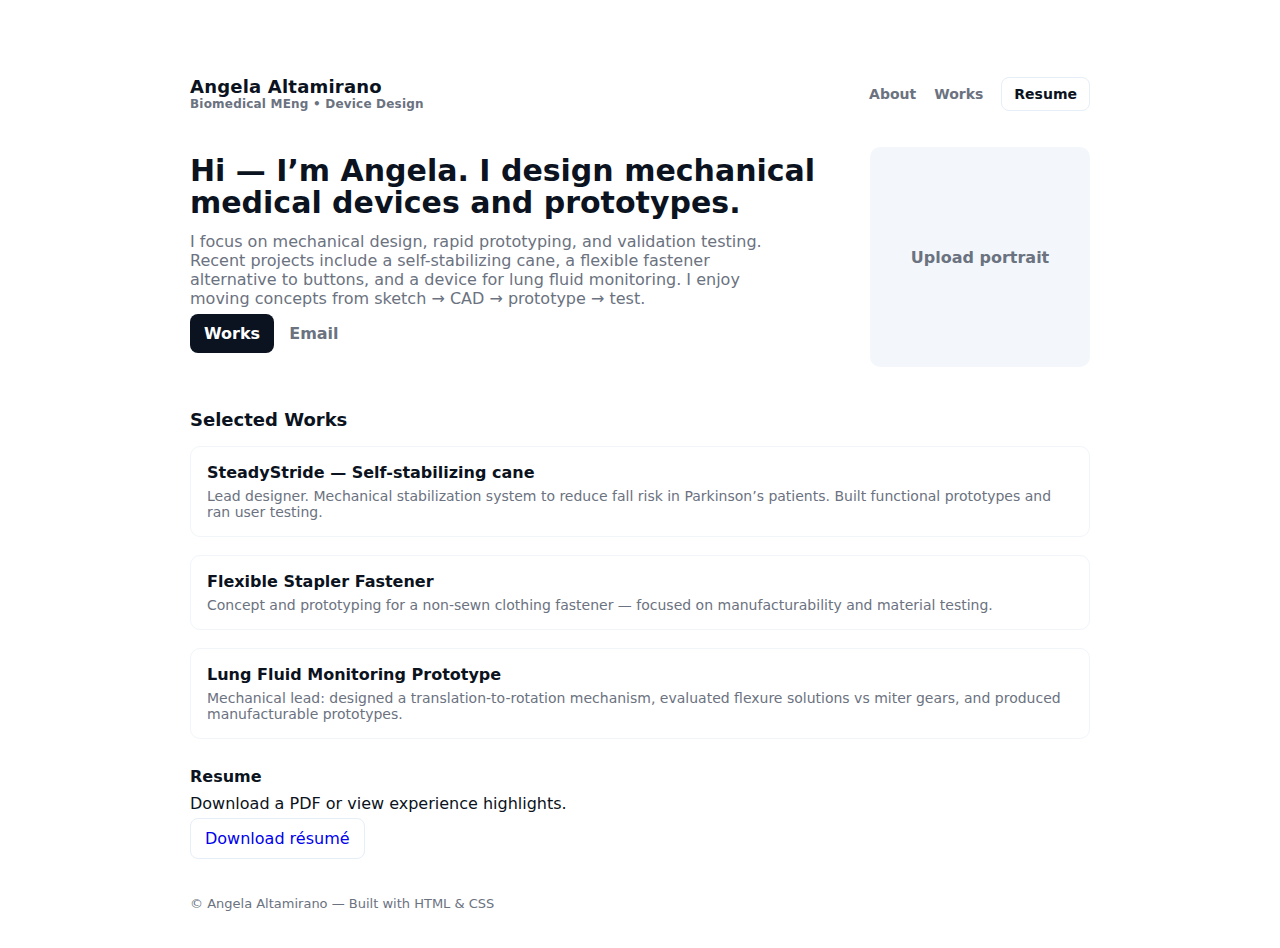
<file: wesbite.html>
<!doctype html>
<html lang="en">
<head>
  <meta charset="utf-8" />
  <meta name="viewport" content="width=device-width,initial-scale=1" />
  <title>Angela Altamirano — Mechanical & Biomedical Engineer</title>
  <meta name="description" content="Angela Altamirano — device design, prototyping, testing" />
  <style>
    /* Minimal, type-driven layout inspired by the example site */
    :root{
      --bg:#ffffff;
      --text:#0b1220;
      --muted:#6b7280;
      --accent:#0b84ff;
      --max-width:900px;
      font-family: Inter, system-ui, -apple-system, "Segoe UI", Roboto, "Helvetica Neue", Arial;
    }
    html,body{height:100%;margin:0;background:var(--bg);color:var(--text);-webkit-font-smoothing:antialiased;}
    .page{max-width:var(--max-width);margin:48px auto;padding:28px;}
    header{display:flex;align-items:center;justify-content:space-between;gap:12px;}
    .brand{font-weight:700;letter-spacing:0.2px}
    nav{display:flex;align-items:center;gap:18px}
    nav a{color:var(--muted);text-decoration:none;font-weight:600;font-size:14px}
    nav a.resume{border:1px solid #e6eef8;padding:8px 12px;border-radius:8px;color:var(--text)}
    /* Mobile menu */
    .menu-btn{display:none;border:0;background:transparent;font-size:18px}
    /* hero */
    .hero{display:grid;grid-template-columns:1fr 220px;gap:28px;margin-top:36px;align-items:center}
    h1{margin:0;font-size:30px;line-height:1.05}
    p.lead{margin:14px 0;color:var(--muted);max-width:60ch}
    .portrait{width:220px;height:220px;border-radius:10px;background:#f3f7fb;display:flex;align-items:center;justify-content:center;color:var(--muted);font-weight:700}
    /* sections */
    section{margin-top:42px}
    .works-list{display:flex;flex-direction:column;gap:18px}
    .work{padding:16px;border-radius:10px;border:1px solid #f1f5f9}
    .work h3{margin:0 0 6px;font-size:16px}
    .work p{margin:0;color:var(--muted);font-size:14px}
    footer{margin-top:48px;color:var(--muted);font-size:13px}
    /* responsive */
    @media (max-width:820px){
      .hero{grid-template-columns:1fr;gap:20px}
      nav{display:none}
      .menu-btn{display:block}
    }
    /* simple focus outlines for accessibility */
    a:focus, button:focus{outline:3px solid rgba(11,132,255,0.12);outline-offset:3px}
    /* modal mobile nav */
    .mobile-nav{position:fixed;inset:0;background:rgba(11,18,30,0.85);display:none;align-items:center;justify-content:center;z-index:50}
    .mobile-nav.open{display:flex}
    .mobile-nav .box{background:white;padding:28px;border-radius:12px;min-width:260px;text-align:center}
    .mobile-nav a{display:block;margin:12px 0;color:var(--text);text-decoration:none;font-weight:700}
  </style>
</head>
<body>
  <div class="page" role="main">
    <header>
      <div class="brand">
        <div style="font-size:18px">Angela Altamirano</div>
        <div style="font-size:12px;color:var(--muted)">Biomedical MEng • Device Design</div>
      </div>

      <nav aria-label="Primary navigation">
        <a href="#about">About</a>
        <a href="#works">Works</a>
        <a href="#resume" class="resume">Resume</a>
      </nav>

      <button class="menu-btn" aria-controls="mobile-nav" aria-expanded="false" id="menuBtn">☰</button>
    </header>

    <!-- Mobile nav modal -->
    <div class="mobile-nav" id="mobileNav" aria-hidden="true">
      <div class="box" role="dialog" aria-modal="true">
        <a href="#about" onclick="closeMenu()">About</a>
        <a href="#works" onclick="closeMenu()">Works</a>
        <a href="#resume" onclick="closeMenu()">Resume</a>
        <button style="margin-top:12px;padding:8px 12px;border-radius:8px;border:1px solid #ddd" onclick="closeMenu()">Close</button>
      </div>
    </div>

    <main>
      <section class="hero" id="about">
        <div>
          <h1>Hi — I’m Angela. I design mechanical medical devices and prototypes.</h1>
          <p class="lead">I focus on mechanical design, rapid prototyping, and validation testing. Recent projects include a self-stabilizing cane, a flexible fastener alternative to buttons, and a device for lung fluid monitoring. I enjoy moving concepts from sketch → CAD → prototype → test.</p>
          <p style="margin-top:16px">
            <a href="#works" style="text-decoration:none;padding:10px 14px;border-radius:8px;background:var(--text);color:white;font-weight:700">Works</a>
            <a href="mailto:youremail@example.com" style="margin-left:10px;color:var(--muted);text-decoration:none;font-weight:700">Email</a>
          </p>
        </div>

        <aside class="portrait" aria-hidden="true">
          <!-- Replace with your photo -->
          Upload portrait
        </aside>
      </section>

      <section id="works">
        <h2 style="margin:0 0 16px 0;font-size:18px">Selected Works</h2>

        <div class="works-list">
          <article class="work">
            <h3>SteadyStride — Self-stabilizing cane</h3>
            <p class="muted">Lead designer. Mechanical stabilization system to reduce fall risk in Parkinson’s patients. Built functional prototypes and ran user testing.</p>
          </article>

          <article class="work">
            <h3>Flexible Stapler Fastener</h3>
            <p class="muted">Concept and prototyping for a non-sewn clothing fastener — focused on manufacturability and material testing.</p>
          </article>

          <article class="work">
            <h3>Lung Fluid Monitoring Prototype</h3>
            <p class="muted">Mechanical lead: designed a translation-to-rotation mechanism, evaluated flexure solutions vs miter gears, and produced manufacturable prototypes.</p>
          </article>
        </div>
      </section>

      <section id="resume" style="margin-top:28px">
        <h2 style="margin:0 0 8px 0;font-size:16px">Resume</h2>
        <p class="muted" style="margin:0 0 12px 0">Download a PDF or view experience highlights.</p>
        <p>
          <a href="/resume.pdf" style="text-decoration:none;padding:10px 14px;border-radius:8px;border:1px solid #e6eef8">Download résumé</a>
        </p>
      </section>

    </main>

    <footer>
      <div style="margin-top:32px;color:var(--muted)">© Angela Altamirano — Built with HTML &amp; CSS</div>
    </footer>
  </div>

  <script>
    // small JS for mobile menu toggling
    const menuBtn = document.getElementById('menuBtn');
    const mobileNav = document.getElementById('mobileNav');
    function openMenu(){
      mobileNav.classList.add('open');
      mobileNav.setAttribute('aria-hidden','false');
      menuBtn.setAttribute('aria-expanded','true');
    }
    function closeMenu(){
      mobileNav.classList.remove('open');
      mobileNav.setAttribute('aria-hidden','true');
      menuBtn.setAttribute('aria-expanded','false');
    }
    menuBtn.addEventListener('click', () => {
      if (mobileNav.classList.contains('open')) closeMenu(); else openMenu();
    });
    // close on escape
    window.addEventListener('keydown', (e) => { if (e.key === 'Escape') closeMenu(); });
  </script>
</body>
</html>
</file>
